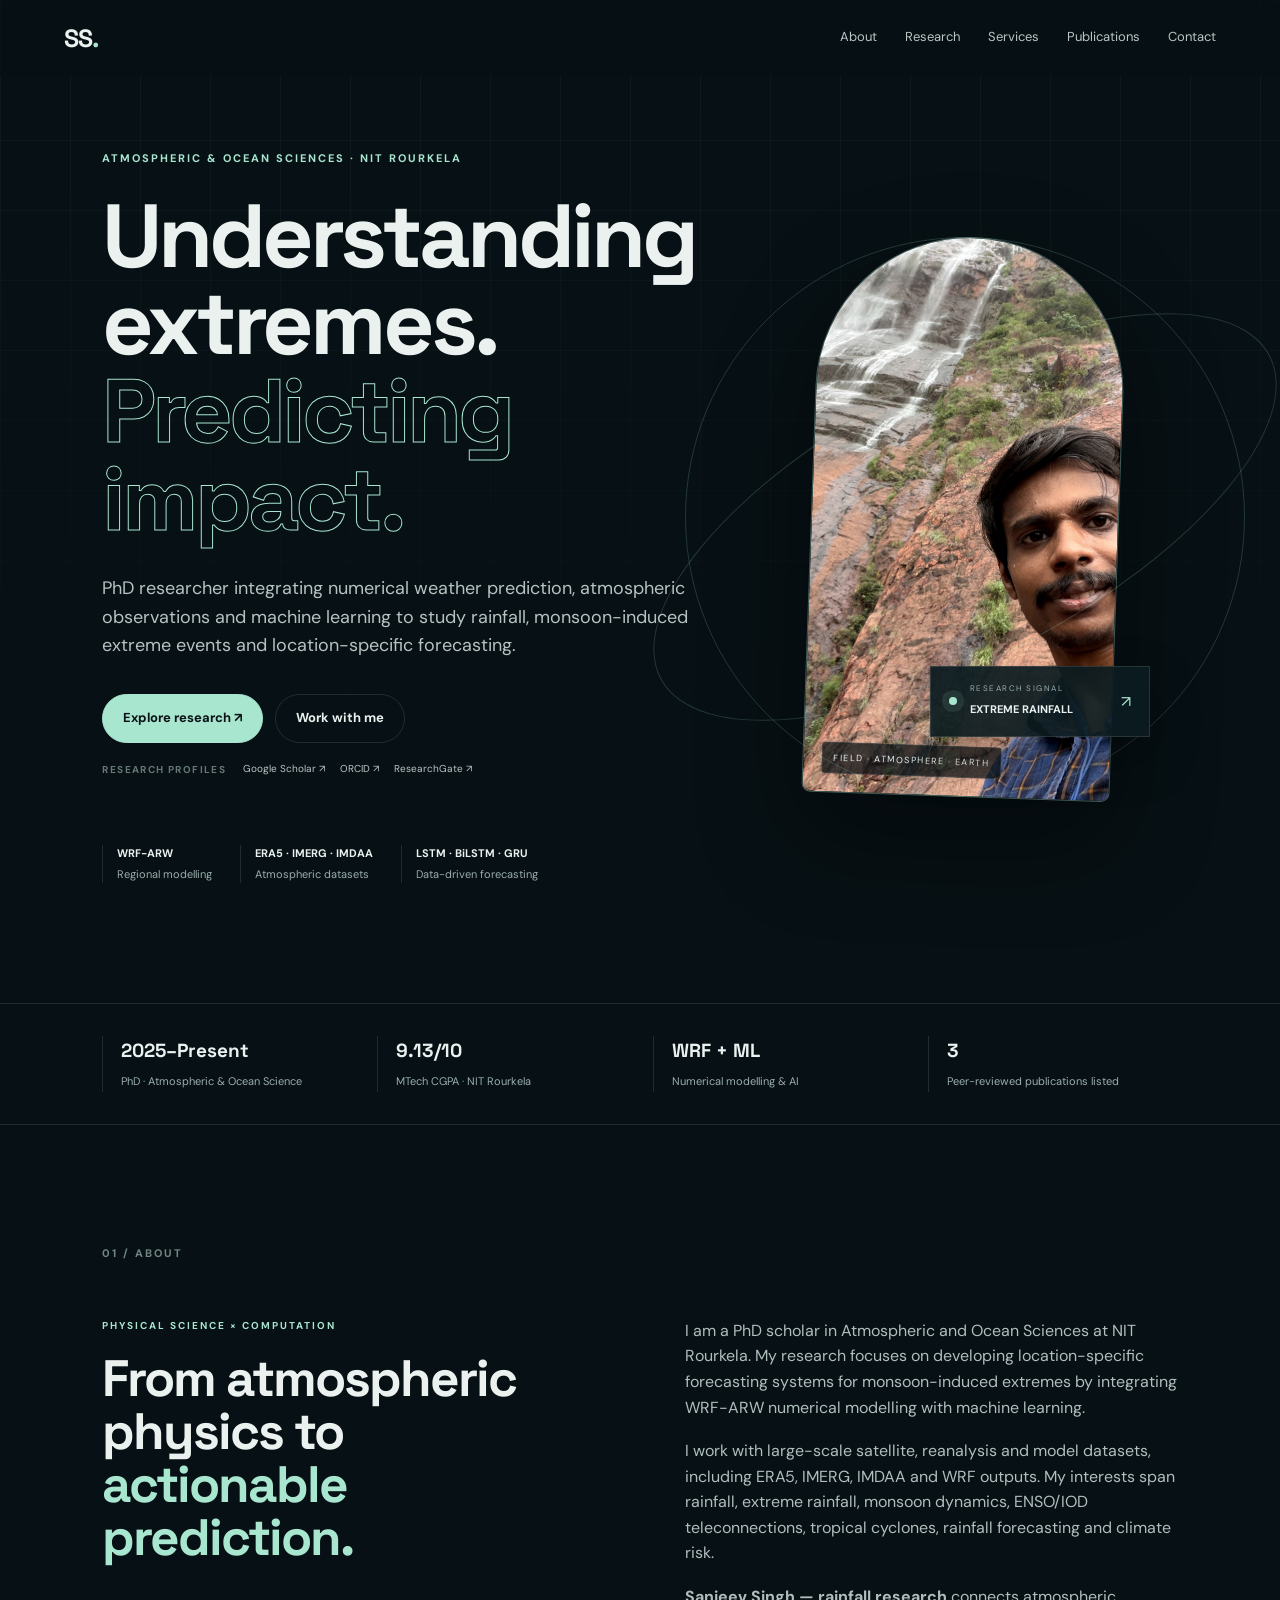
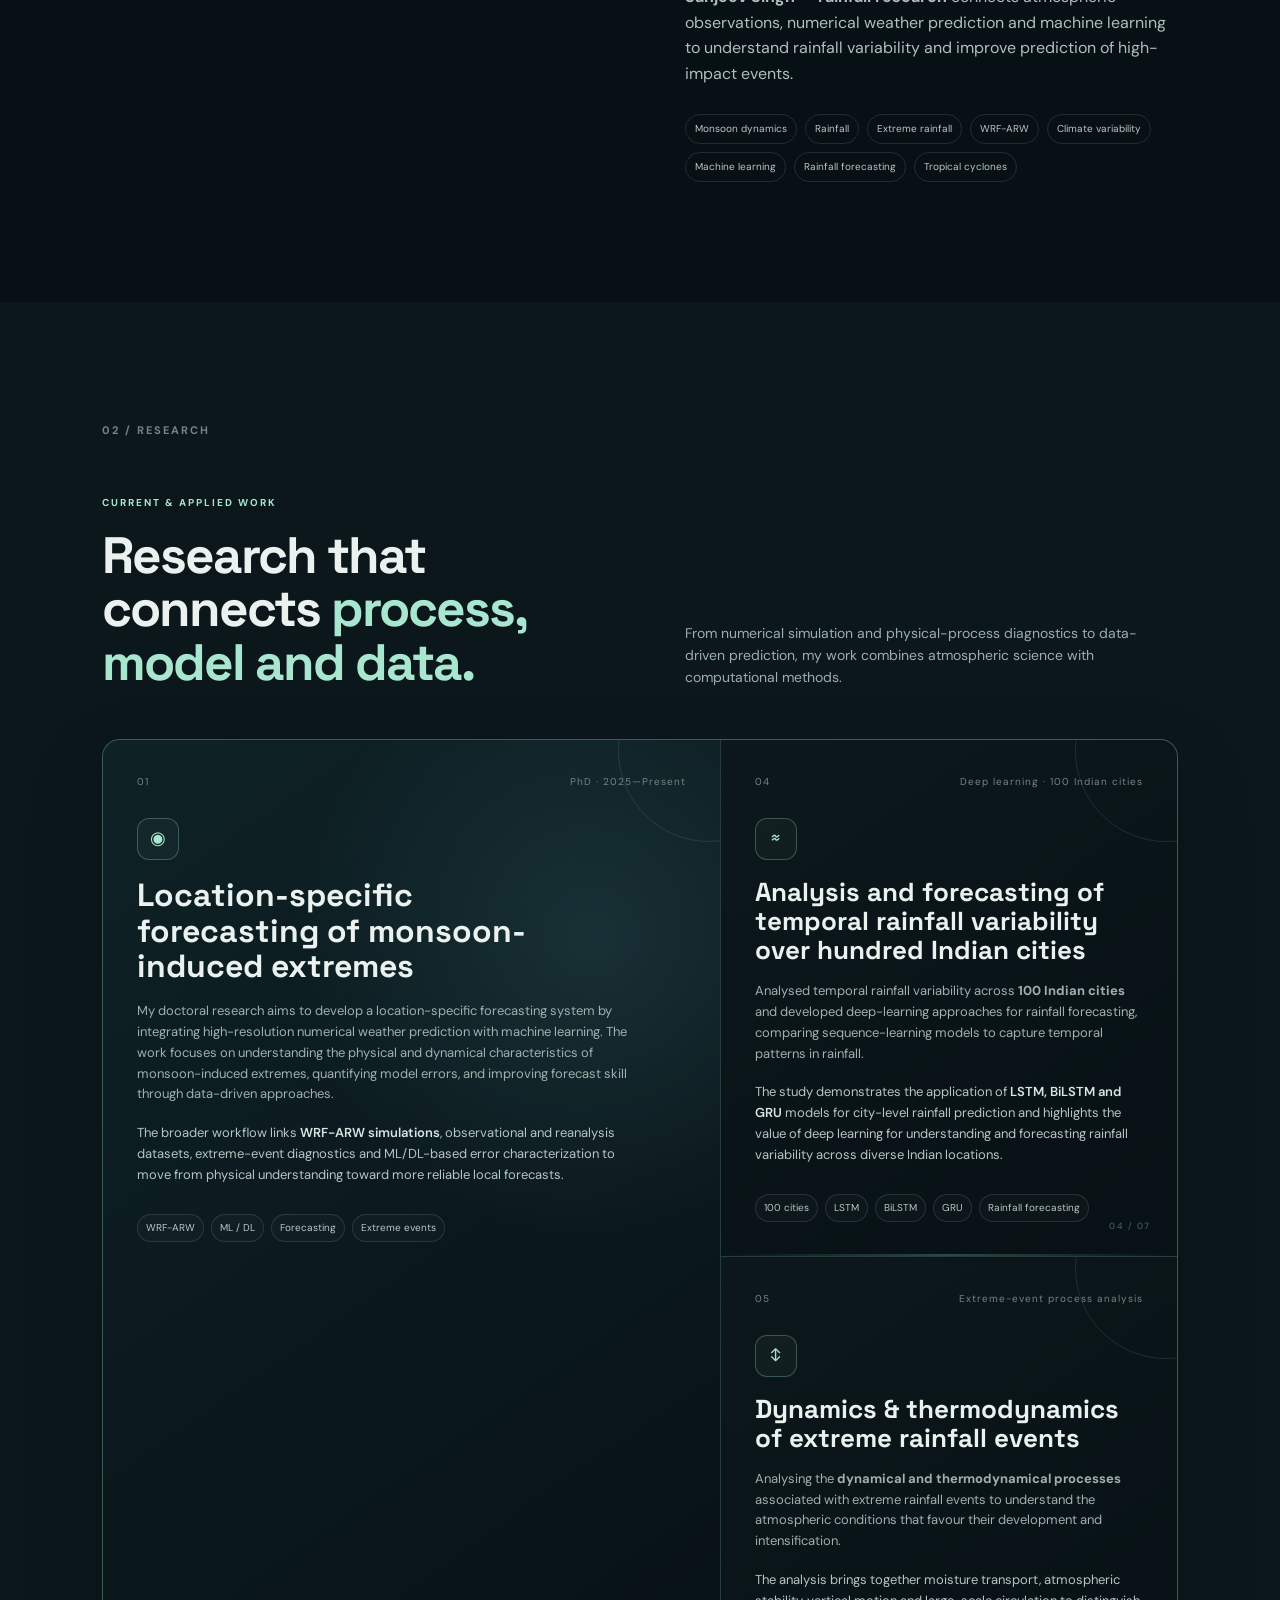
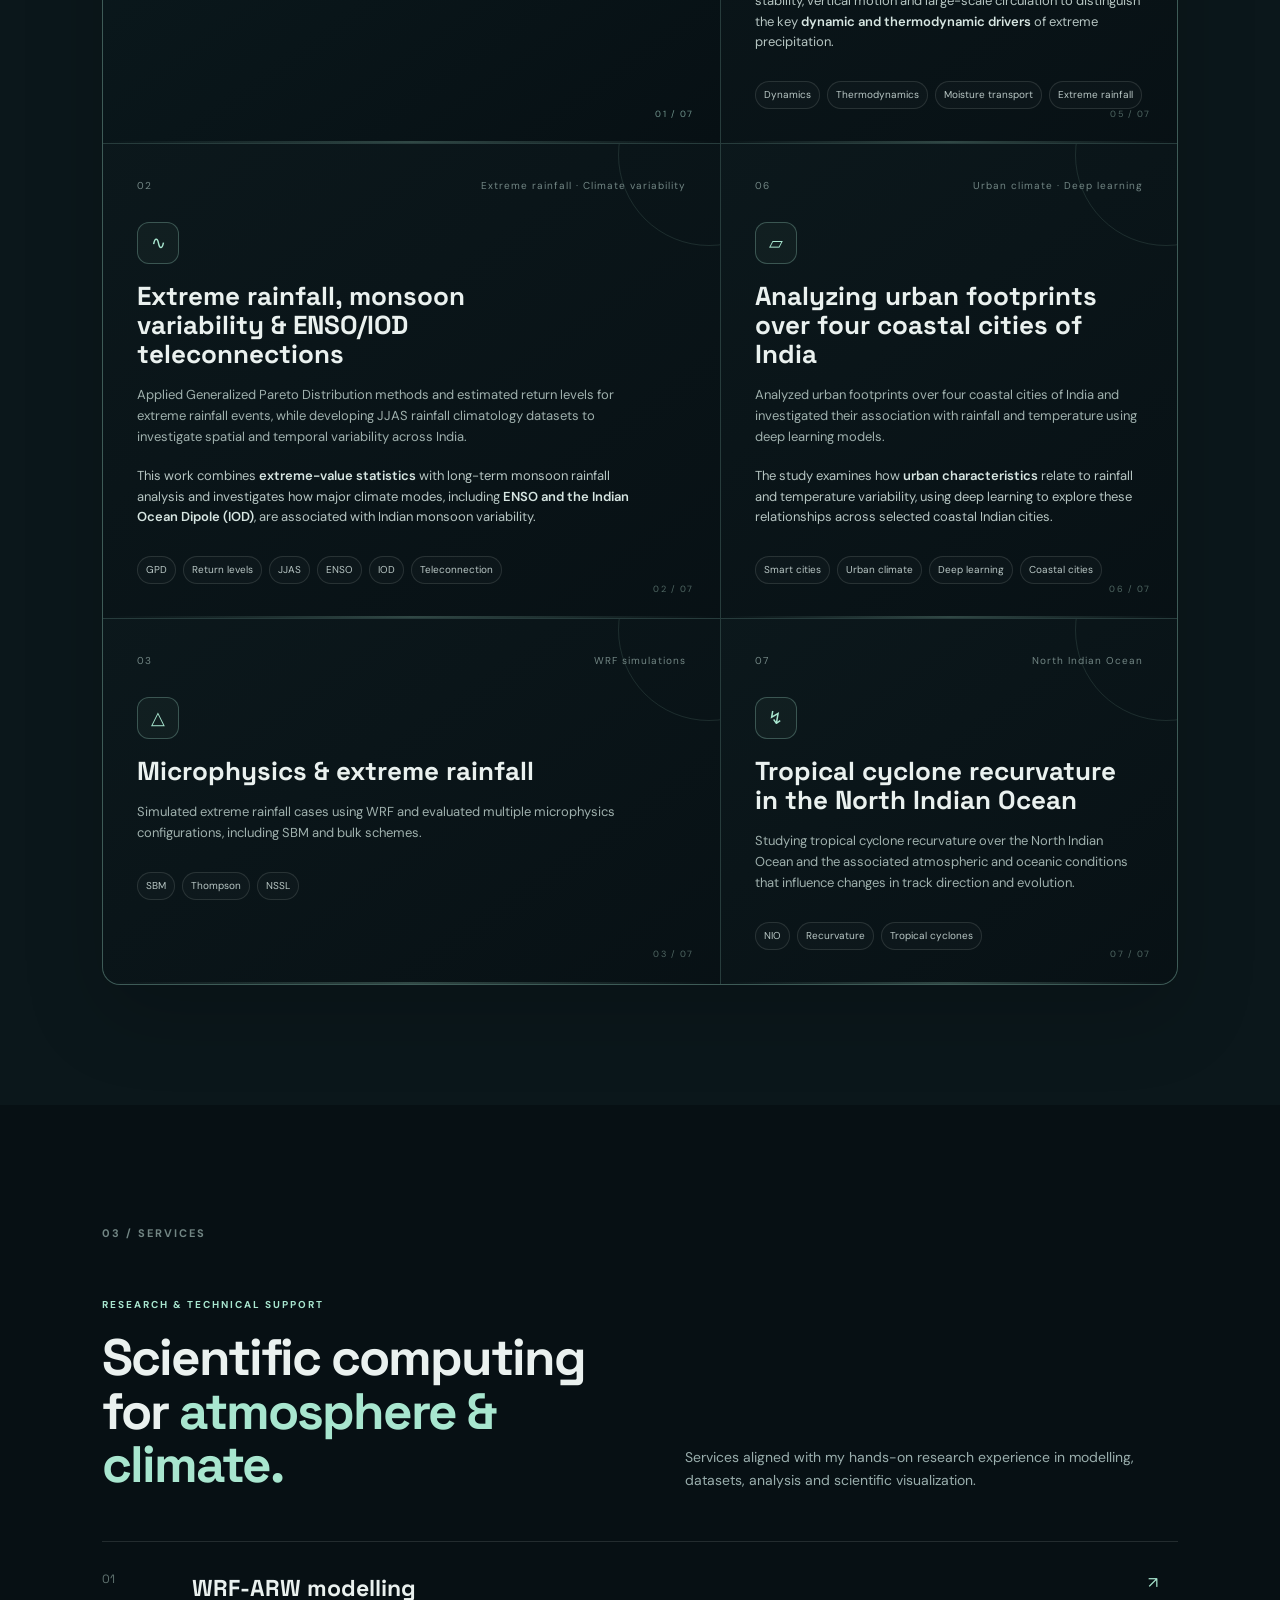
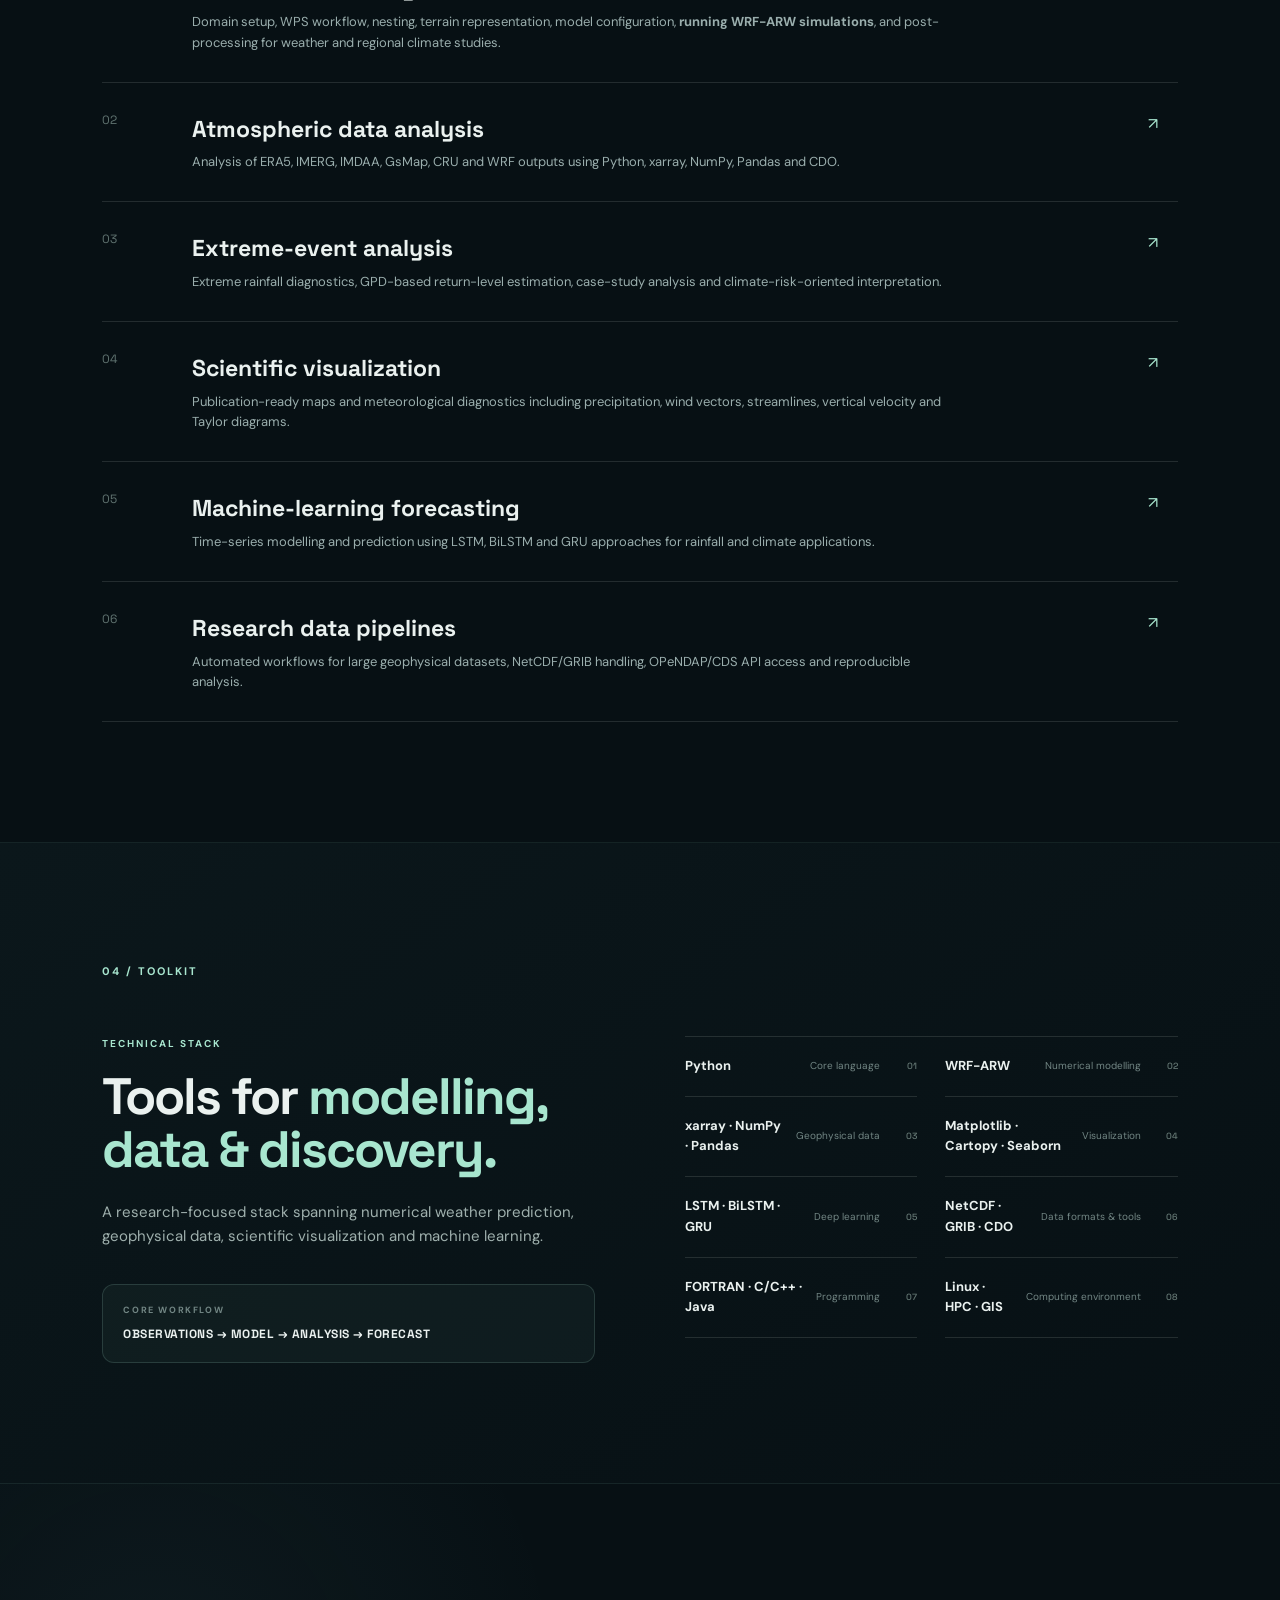
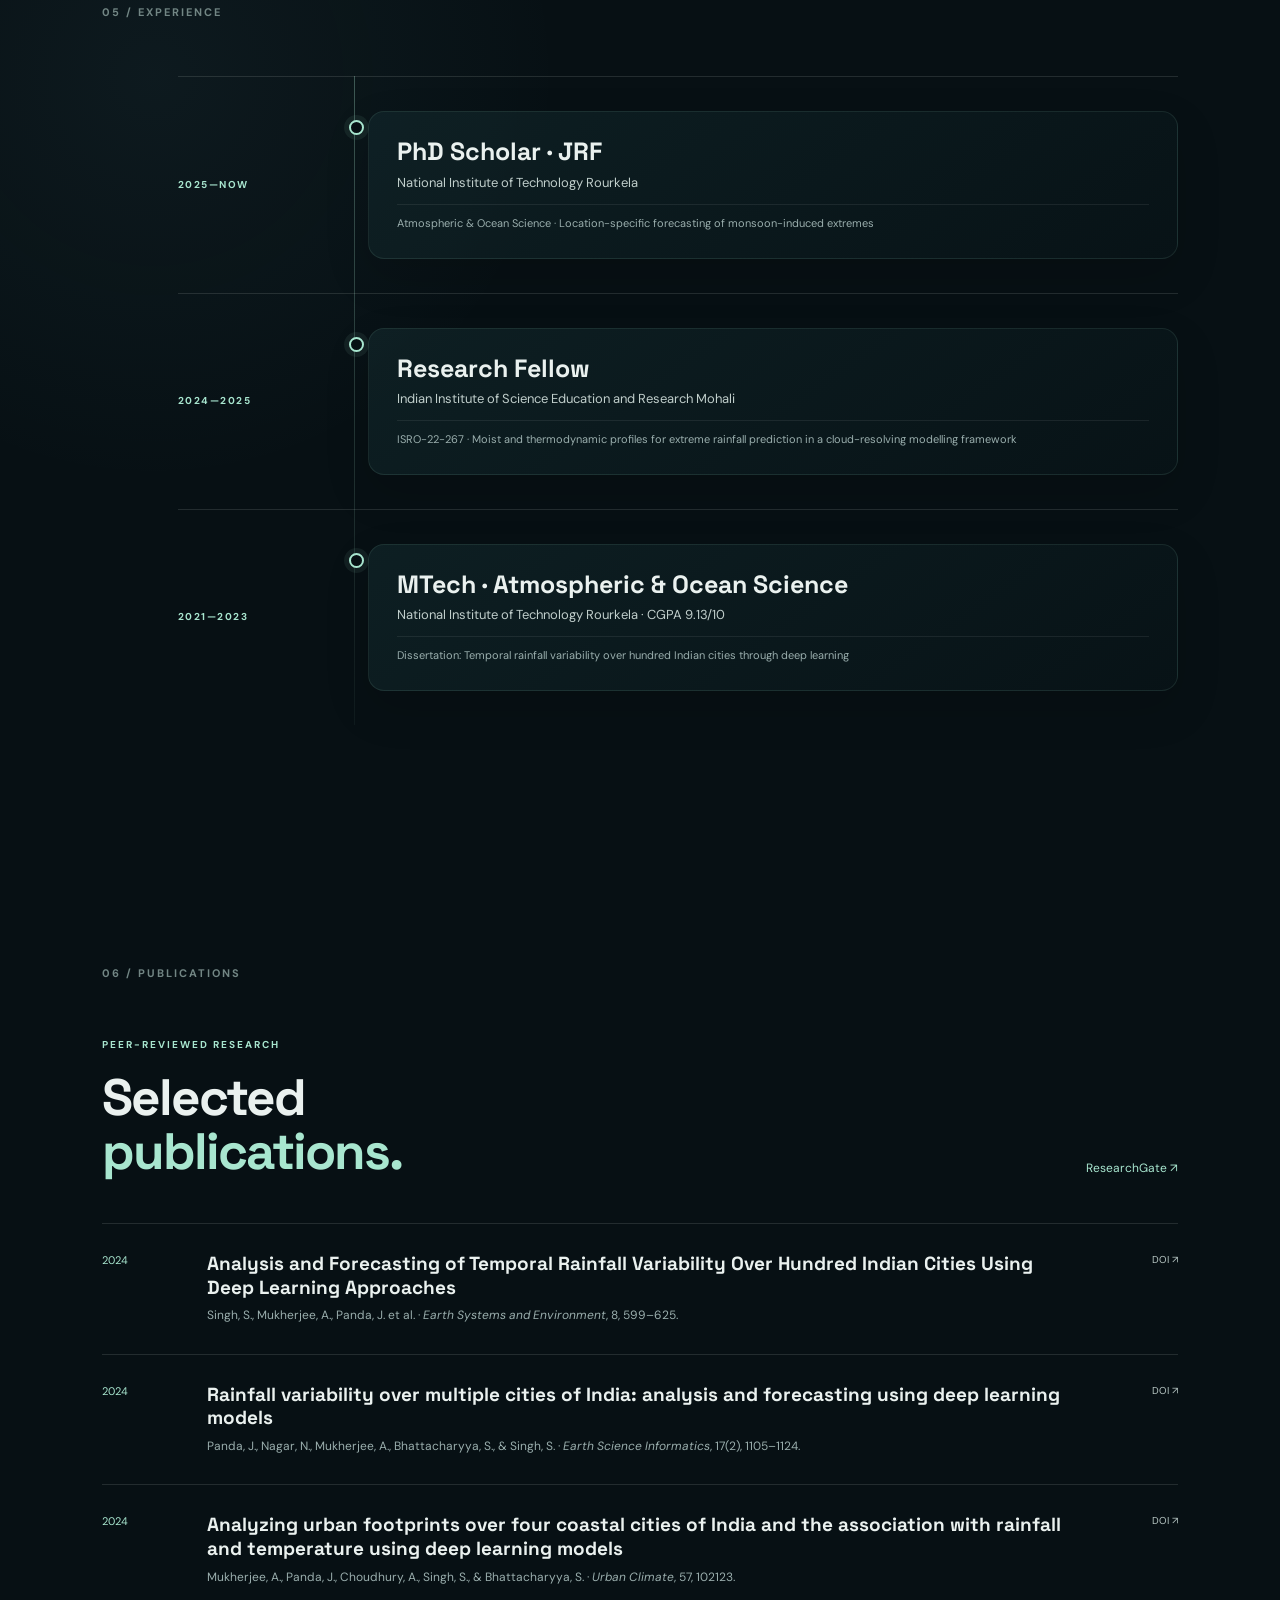
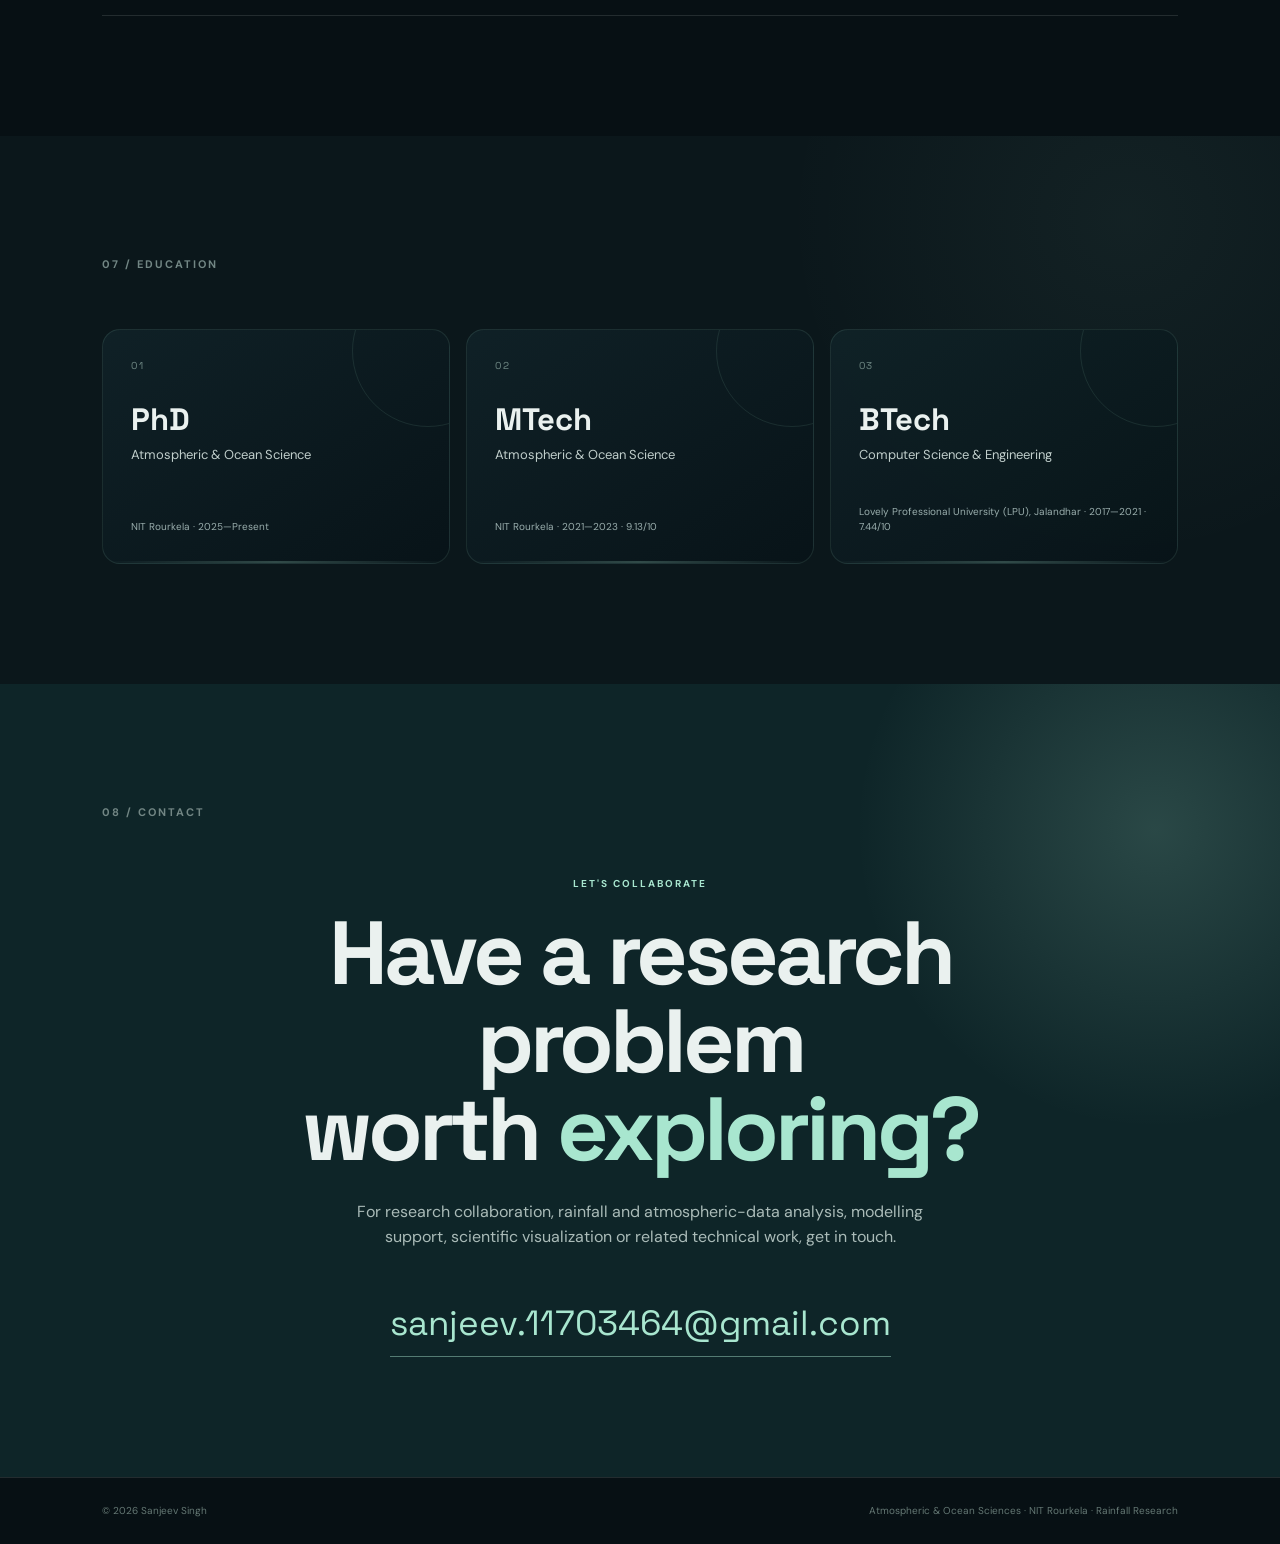
<file: index.html>
<!DOCTYPE html>
<html lang="en">
<head>
<meta charset="UTF-8">
<meta name="viewport" content="width=device-width, initial-scale=1.0">
<meta name="description" content="Sanjeev Singh is a PhD researcher in Atmospheric & Ocean Sciences at NIT Rourkela working on rainfall, extreme rainfall, Indian Summer Monsoon, WRF-ARW modelling, rainfall forecasting and machine learning.">
<meta name="keywords" content="Sanjeev Singh, Sanjeev Singh Rainfall, Sanjeev Singh Atmospheric & Ocean Sciences, Sanjeev Singh NIT Rourkela, Sanjeev Singh extreme rainfall, Sanjeev Singh WRF, Sanjeev Singh rainfall forecasting, Atmospheric and Ocean Sciences, NIT Rourkela, PhD researcher, extreme rainfall, Indian Summer Monsoon, WRF-ARW, numerical weather prediction, machine learning, deep learning, ENSO, IOD, tropical cyclones, Odisha, rainfall forecasting">
<meta name="author" content="Sanjeev Singh">
<meta name="robots" content="index, follow, max-image-preview:large">
<meta name="googlebot" content="index, follow, max-image-preview:large">
<meta name="google-site-verification" content="FwrLVjPH3M6NkDJmD4_m-_iITeqb4zPx40N45LccS70">
<link rel="canonical" href="https://sanjeevsingh-original.github.io/portfolio/">
<meta property="og:type" content="profile">
<meta property="og:title" content="Sanjeev Singh | Atmospheric & Ocean Sciences | Rainfall & WRF Research">
<meta property="og:description" content="Sanjeev Singh is a PhD researcher at NIT Rourkela working on rainfall, extreme rainfall, monsoon dynamics, WRF-ARW modelling and machine learning for location-specific forecasting.">
<meta property="og:url" content="https://sanjeevsingh-original.github.io/portfolio/">
<meta property="og:site_name" content="Sanjeev Singh — Research Portfolio">
<meta property="og:image" content="https://sanjeevsingh-original.github.io/portfolio/assets/profile.jpg">
<meta property="og:image:alt" content="Sanjeev Singh — Atmospheric & Ocean Sciences researcher">
<meta name="twitter:card" content="summary_large_image">
<meta name="twitter:title" content="Sanjeev Singh | Atmospheric & Ocean Sciences | Rainfall & WRF Research">
<meta name="twitter:description" content="Research portfolio covering rainfall, extreme rainfall, monsoon dynamics, WRF-ARW modelling and machine learning.">
<meta name="twitter:image" content="https://sanjeevsingh-original.github.io/portfolio/assets/profile.jpg">
<link rel="icon" href="assets/profile.jpg" type="image/jpeg">
<link rel="preconnect" href="https://fonts.googleapis.com">
<link rel="preconnect" href="https://fonts.gstatic.com" crossorigin>
<link href="https://fonts.googleapis.com/css2?family=DM+Sans:wght@400;500;600;700&family=Space+Grotesk:wght@500;600;700&display=swap" rel="stylesheet">
<link rel="stylesheet" href="styles.css">
<script type="application/ld+json">
{
  "@context":"https://schema.org",
  "@type":"WebSite",
  "name":"Sanjeev Singh — Research Portfolio",
  "alternateName":"Sanjeev Singh",
  "url":"https://sanjeevsingh-original.github.io/portfolio/",
  "description":"Research portfolio of Sanjeev Singh, a PhD researcher in Atmospheric & Ocean Sciences at NIT Rourkela working on rainfall, extreme rainfall, WRF-ARW modelling and rainfall forecasting."
}
</script>
<script type="application/ld+json">
{
  "@context":"https://schema.org",
  "@type":"Person",
  "name":"Sanjeev Singh",
  "url":"https://sanjeevsingh-original.github.io/portfolio/",
  "image":"https://sanjeevsingh-original.github.io/portfolio/assets/profile.jpg",
  "mainEntityOfPage":"https://sanjeevsingh-original.github.io/portfolio/",
  "jobTitle":"PhD Scholar / JRF",
  "description":"Atmospheric and Ocean Sciences researcher at NIT Rourkela working on rainfall, extreme rainfall, Indian Summer Monsoon variability, WRF-ARW numerical modelling and rainfall forecasting using machine learning.",
  "affiliation":{"@type":"CollegeOrUniversity","name":"National Institute of Technology Rourkela","url":"https://www.nitrkl.ac.in/"},
  "sameAs":[
    "https://scholar.google.com/citations?user=5njnkWgAAAAJ&hl=en",
    "https://orcid.org/0009-0000-6680-6531",
    "https://www.researchgate.net/profile/Sanjeev-Singh-92",
    "https://github.com/sanjeevsingh-original",
    "https://in.linkedin.com/in/sanjeev-singh-original"
  ],
  "knowsAbout":["Rainfall","Rainfall forecasting","Extreme rainfall","Indian Summer Monsoon","WRF-ARW","Numerical weather prediction","Machine learning","Deep learning","ENSO","Indian Ocean Dipole","Tropical cyclones","Climate risk","Atmospheric science"],
  "alumniOf":[
    {"@type":"CollegeOrUniversity","name":"National Institute of Technology Rourkela"},
    {"@type":"CollegeOrUniversity","name":"Lovely Professional University"}
  ]
}
</script>
<title>Sanjeev Singh | Atmospheric & Ocean Sciences | Rainfall & WRF Research</title>
</head>
<body><div class="progress" id="progress"></div><header class="site-header"><a class="brand" href="#home" aria-label="Sanjeev Singh home">SS<span>.</span></a><button class="menu-toggle" aria-label="Toggle navigation" aria-expanded="false">☰</button><nav class="nav" id="nav" aria-label="Primary navigation"><a href="#about">About</a><a href="#research">Research</a><a href="#services">Services</a><a href="#publications">Publications</a><a href="#contact">Contact</a></nav></header>
<main>
<section class="hero section" id="home"><div class="hero-grid"></div><div class="hero-copy reveal"><p class="eyebrow">ATMOSPHERIC & OCEAN SCIENCES · NIT ROURKELA</p><h1>Understanding extremes.<br><span>Predicting impact.</span></h1><p class="hero-text">PhD researcher integrating numerical weather prediction, atmospheric observations and machine learning to study rainfall, monsoon-induced extreme events and location-specific forecasting.</p><div class="hero-actions"><a class="btn primary" href="#research">Explore research <span>↗</span></a><a class="btn ghost" href="#contact">Work with me</a></div><div class="research-profiles"><span>RESEARCH PROFILES</span><a href="https://scholar.google.com/citations?user=5njnkWgAAAAJ&hl=en" target="_blank" rel="noopener">Google Scholar ↗</a><a href="https://orcid.org/0009-0000-6680-6531" target="_blank" rel="noopener">ORCID ↗</a><a href="https://www.researchgate.net/profile/Sanjeev-Singh-92" target="_blank" rel="noopener">ResearchGate ↗</a></div><div class="hero-meta"><div><strong>WRF-ARW</strong><span>Regional modelling</span></div><div><strong>ERA5 · IMERG · IMDAA</strong><span>Atmospheric datasets</span></div><div><strong>LSTM · BiLSTM · GRU</strong><span>Data-driven forecasting</span></div></div></div><div class="hero-visual reveal"><div class="photo-frame"><img src="assets/profile.jpg" alt="Sanjeev Singh, Atmospheric and Ocean Sciences researcher at NIT Rourkela working on rainfall and extreme rainfall forecasting" width="430" height="560" fetchpriority="high"><div class="photo-tag">FIELD · ATMOSPHERE · EARTH</div></div><div class="orbit orbit-one"></div><div class="orbit orbit-two"></div><div class="weather-card"><span class="pulse"></span><div><small>RESEARCH SIGNAL</small><strong>EXTREME RAINFALL</strong></div><span class="arrow">↗</span></div></div></section>
<section class="stats section reveal" aria-label="Research profile"><div><strong>2025–Present</strong><span>PhD · Atmospheric & Ocean Science</span></div><div><strong>9.13/10</strong><span>MTech CGPA · NIT Rourkela</span></div><div><strong>WRF + ML</strong><span>Numerical modelling & AI</span></div><div><strong>3</strong><span>Peer-reviewed publications listed</span></div></section>
<section class="section about" id="about"><div class="section-label">01 / ABOUT</div><div class="two-col"><div><p class="kicker">PHYSICAL SCIENCE × COMPUTATION</p><h2>From atmospheric physics to <em>actionable prediction.</em></h2></div><div class="about-copy"><p>I am a PhD scholar in Atmospheric and Ocean Sciences at NIT Rourkela. My research focuses on developing location-specific forecasting systems for monsoon-induced extremes by integrating WRF-ARW numerical modelling with machine learning.</p><p>I work with large-scale satellite, reanalysis and model datasets, including ERA5, IMERG, IMDAA and WRF outputs. My interests span rainfall, extreme rainfall, monsoon dynamics, ENSO/IOD teleconnections, tropical cyclones, rainfall forecasting and climate risk.</p><p><strong>Sanjeev Singh — rainfall research</strong> connects atmospheric observations, numerical weather prediction and machine learning to understand rainfall variability and improve prediction of high-impact events.</p><div class="tag-cloud"><span>Monsoon dynamics</span><span>Rainfall</span><span>Extreme rainfall</span><span>WRF-ARW</span><span>Climate variability</span><span>Machine learning</span><span>Rainfall forecasting</span><span>Tropical cyclones</span></div></div></div></section>
<section class="section research" id="research"><div class="section-label">02 / RESEARCH</div><div class="section-head"><div><p class="kicker">CURRENT & APPLIED WORK</p><h2>Research that connects <em>process, model and data.</em></h2></div><p>From numerical simulation and physical-process diagnostics to data-driven prediction, my work combines atmospheric science with computational methods.</p></div><div class="research-grid">
<article class="research-card featured"><div class="card-top"><span>01</span><span>PhD · 2025—Present</span></div><div class="research-icon">◉</div><h3>Location-specific forecasting of monsoon-induced extremes</h3><p>My doctoral research aims to develop a location-specific forecasting system by integrating high-resolution numerical weather prediction with machine learning. The work focuses on understanding the physical and dynamical characteristics of monsoon-induced extremes, quantifying model errors, and improving forecast skill through data-driven approaches.</p><p class="research-detail">The broader workflow links <strong>WRF-ARW simulations</strong>, observational and reanalysis datasets, extreme-event diagnostics and ML/DL-based error characterization to move from physical understanding toward more reliable local forecasts.</p><div class="card-tags"><span>WRF-ARW</span><span>ML / DL</span><span>Forecasting</span><span>Extreme events</span></div><div class="card-index">01 / 07</div></article>
<article class="research-card"><div class="card-top"><span>02</span><span>Extreme rainfall · Climate variability</span></div><div class="research-icon">∿</div><h3>Extreme rainfall, monsoon variability & ENSO/IOD teleconnections</h3><p>Applied Generalized Pareto Distribution methods and estimated return levels for extreme rainfall events, while developing JJAS rainfall climatology datasets to investigate spatial and temporal variability across India.</p><p class="research-detail">This work combines <strong>extreme-value statistics</strong> with long-term monsoon rainfall analysis and investigates how major climate modes, including <strong>ENSO and the Indian Ocean Dipole (IOD)</strong>, are associated with Indian monsoon variability.</p><div class="card-tags"><span>GPD</span><span>Return levels</span><span>JJAS</span><span>ENSO</span><span>IOD</span><span>Teleconnection</span></div><div class="card-index">02 / 07</div></article>
<article class="research-card"><div class="card-top"><span>03</span><span>WRF simulations</span></div><div class="research-icon">△</div><h3>Microphysics & extreme rainfall</h3><p>Simulated extreme rainfall cases using WRF and evaluated multiple microphysics configurations, including SBM and bulk schemes.</p><div class="card-tags"><span>SBM</span><span>Thompson</span><span>NSSL</span></div><div class="card-index">03 / 07</div></article>
<article class="research-card"><div class="card-top"><span>04</span><span>Deep learning · 100 Indian cities</span></div><div class="research-icon">≈</div><h3>Analysis and forecasting of temporal rainfall variability over hundred Indian cities</h3><p>Analysed temporal rainfall variability across <strong>100 Indian cities</strong> and developed deep-learning approaches for rainfall forecasting, comparing sequence-learning models to capture temporal patterns in rainfall.</p><p class="research-detail">The study demonstrates the application of <strong>LSTM, BiLSTM and GRU</strong> models for city-level rainfall prediction and highlights the value of deep learning for understanding and forecasting rainfall variability across diverse Indian locations.</p><div class="card-tags"><span>100 cities</span><span>LSTM</span><span>BiLSTM</span><span>GRU</span><span>Rainfall forecasting</span></div><div class="card-index">04 / 07</div></article>
<article class="research-card"><div class="card-top"><span>05</span><span>Extreme-event process analysis</span></div><div class="research-icon">↕</div><h3>Dynamics & thermodynamics of extreme rainfall events</h3><p>Analysing the <strong>dynamical and thermodynamical processes</strong> associated with extreme rainfall events to understand the atmospheric conditions that favour their development and intensification.</p><p class="research-detail">The analysis brings together moisture transport, atmospheric stability, vertical motion and large-scale circulation to distinguish the key <strong>dynamic and thermodynamic drivers</strong> of extreme precipitation.</p><div class="card-tags"><span>Dynamics</span><span>Thermodynamics</span><span>Moisture transport</span><span>Extreme rainfall</span></div><div class="card-index">05 / 07</div></article>
<article class="research-card"><div class="card-top"><span>06</span><span>Urban climate · Deep learning</span></div><div class="research-icon">▱</div><h3>Analyzing urban footprints over four coastal cities of India</h3><p>Analyzed urban footprints over four coastal cities of India and investigated their association with rainfall and temperature using deep learning models.</p><p class="research-detail">The study examines how <strong>urban characteristics</strong> relate to rainfall and temperature variability, using deep learning to explore these relationships across selected coastal Indian cities.</p><div class="card-tags"><span>Smart cities</span><span>Urban climate</span><span>Deep learning</span><span>Coastal cities</span></div><div class="card-index">06 / 07</div></article>
<article class="research-card"><div class="card-top"><span>07</span><span>North Indian Ocean</span></div><div class="research-icon">↯</div><h3>Tropical cyclone recurvature in the North Indian Ocean</h3><p>Studying tropical cyclone recurvature over the North Indian Ocean and the associated atmospheric and oceanic conditions that influence changes in track direction and evolution.</p><div class="card-tags"><span>NIO</span><span>Recurvature</span><span>Tropical cyclones</span></div><div class="card-index">07 / 07</div></article>
</div></section>
<section class="section services" id="services"><div class="section-label">03 / SERVICES</div><div class="section-head"><div><p class="kicker">RESEARCH & TECHNICAL SUPPORT</p><h2>Scientific computing for <em>atmosphere & climate.</em></h2></div><p>Services aligned with my hands-on research experience in modelling, datasets, analysis and scientific visualization.</p></div><div class="service-list"><article><span>01</span><div><h3>WRF-ARW modelling</h3><p>Domain setup, WPS workflow, nesting, terrain representation, model configuration, <strong>running WRF-ARW simulations</strong>, and post-processing for weather and regional climate studies.</p></div><b>↗</b></article><article><span>02</span><div><h3>Atmospheric data analysis</h3><p>Analysis of ERA5, IMERG, IMDAA, GsMap, CRU and WRF outputs using Python, xarray, NumPy, Pandas and CDO.</p></div><b>↗</b></article><article><span>03</span><div><h3>Extreme-event analysis</h3><p>Extreme rainfall diagnostics, GPD-based return-level estimation, case-study analysis and climate-risk-oriented interpretation.</p></div><b>↗</b></article><article><span>04</span><div><h3>Scientific visualization</h3><p>Publication-ready maps and meteorological diagnostics including precipitation, wind vectors, streamlines, vertical velocity and Taylor diagrams.</p></div><b>↗</b></article><article><span>05</span><div><h3>Machine-learning forecasting</h3><p>Time-series modelling and prediction using LSTM, BiLSTM and GRU approaches for rainfall and climate applications.</p></div><b>↗</b></article><article><span>06</span><div><h3>Research data pipelines</h3><p>Automated workflows for large geophysical datasets, NetCDF/GRIB handling, OPeNDAP/CDS API access and reproducible analysis.</p></div><b>↗</b></article></div></section>
<section class="section toolkit"><div class="section-label">04 / TOOLKIT</div><div class="toolkit-grid"><div><p class="kicker">TECHNICAL STACK</p><h2>Tools for <em>modelling, data & discovery.</em></h2><p class="toolkit-intro">A research-focused stack spanning numerical weather prediction, geophysical data, scientific visualization and machine learning.</p><div class="toolkit-note"><span>CORE WORKFLOW</span><strong>OBSERVATIONS → MODEL → ANALYSIS → FORECAST</strong></div></div><div class="skills"><div class="skill"><span>Python</span><small>Core language</small><b>01</b></div><div class="skill"><span>WRF-ARW</span><small>Numerical modelling</small><b>02</b></div><div class="skill"><span>xarray · NumPy · Pandas</span><small>Geophysical data</small><b>03</b></div><div class="skill"><span>Matplotlib · Cartopy · Seaborn</span><small>Visualization</small><b>04</b></div><div class="skill"><span>LSTM · BiLSTM · GRU</span><small>Deep learning</small><b>05</b></div><div class="skill"><span>NetCDF · GRIB · CDO</span><small>Data formats & tools</small><b>06</b></div><div class="skill"><span>FORTRAN · C/C++ · Java</span><small>Programming</small><b>07</b></div><div class="skill"><span>Linux · HPC · GIS</span><small>Computing environment</small><b>08</b></div></div></div></section>
<section class="section experience"><div class="section-label">05 / EXPERIENCE</div><div class="timeline"><div class="timeline-item"><span class="year">2025—NOW</span><div><h3>PhD Scholar · JRF</h3><p>National Institute of Technology Rourkela</p><small>Atmospheric & Ocean Science · Location-specific forecasting of monsoon-induced extremes</small></div></div><div class="timeline-item"><span class="year">2024—2025</span><div><h3>Research Fellow</h3><p>Indian Institute of Science Education and Research Mohali</p><small>ISRO-22-267 · Moist and thermodynamic profiles for extreme rainfall prediction in a cloud-resolving modelling framework</small></div></div><div class="timeline-item"><span class="year">2021—2023</span><div><h3>MTech · Atmospheric & Ocean Science</h3><p>National Institute of Technology Rourkela · CGPA 9.13/10</p><small>Dissertation: Temporal rainfall variability over hundred Indian cities through deep learning</small></div></div></div></section>
<section class="section publications" id="publications"><div class="section-label">06 / PUBLICATIONS</div><div class="pub-head"><div><p class="kicker">PEER-REVIEWED RESEARCH</p><h2>Selected <em>publications.</em></h2></div><a class="text-link" href="https://www.researchgate.net/profile/Sanjeev-Singh-92" target="_blank" rel="noopener">ResearchGate ↗</a></div><div class="pub-list"><article class="pub"><span>2024</span><div><h3>Analysis and Forecasting of Temporal Rainfall Variability Over Hundred Indian Cities Using Deep Learning Approaches</h3><p>Singh, S., Mukherjee, A., Panda, J. et al. · <i>Earth Systems and Environment</i>, 8, 599–625.</p></div><a href="https://doi.org/10.1007/s41748-024-00396-y" target="_blank" rel="noopener">DOI ↗</a></article><article class="pub"><span>2024</span><div><h3>Rainfall variability over multiple cities of India: analysis and forecasting using deep learning models</h3><p>Panda, J., Nagar, N., Mukherjee, A., Bhattacharyya, S., & Singh, S. · <i>Earth Science Informatics</i>, 17(2), 1105–1124.</p></div><a href="https://doi.org/10.1007/s12145-024-01238-1" target="_blank" rel="noopener">DOI ↗</a></article><article class="pub"><span>2024</span><div><h3>Analyzing urban footprints over four coastal cities of India and the association with rainfall and temperature using deep learning models</h3><p>Mukherjee, A., Panda, J., Choudhury, A., Singh, S., & Bhattacharyya, S. · <i>Urban Climate</i>, 57, 102123.</p></div><a href="https://doi.org/10.1016/j.uclim.2024.102123" target="_blank" rel="noopener">DOI ↗</a></article></div></section>
<section class="section education"><div class="section-label">07 / EDUCATION</div><div class="edu-grid"><div><span>01</span><h3>PhD</h3><p>Atmospheric & Ocean Science</p><small>NIT Rourkela · 2025—Present</small></div><div><span>02</span><h3>MTech</h3><p>Atmospheric & Ocean Science</p><small>NIT Rourkela · 2021—2023 · 9.13/10</small></div><div><span>03</span><h3>BTech</h3><p>Computer Science & Engineering</p><small>Lovely Professional University (LPU), Jalandhar · 2017—2021 · 7.44/10</small></div></div></section>
<section class="contact section" id="contact"><div class="contact-glow"></div><div class="section-label">08 / CONTACT</div><div class="contact-inner"><p class="kicker">LET'S COLLABORATE</p><h2>Have a research problem<br>worth <em>exploring?</em></h2><p>For research collaboration, rainfall and atmospheric-data analysis, modelling support, scientific visualization or related technical work, get in touch.</p><a class="email" href="mailto:sanjeev.11703464@gmail.com">sanjeev.11703464@gmail.com</a></div></section>
</main><footer><span>© <span id="year"></span> Sanjeev Singh</span><span>Atmospheric & Ocean Sciences · NIT Rourkela · Rainfall Research</span></footer><script src="script.js"></script></body></html>
</file>
<file: styles.css>
*{box-sizing:border-box;margin:0;padding:0}:root{--bg:#071014;--bg2:#0b171b;--ink:#eaf1ef;--muted:#9aaead;--line:rgba(234,241,239,.12);--accent:#a8e6cf;--accent2:#75c7d7;--paper:#f1f4f0;--dark:#0a1215}html{scroll-behavior:smooth}body{font-family:"DM Sans",sans-serif;background:var(--bg);color:var(--ink);line-height:1.6;overflow-x:hidden}a{color:inherit;text-decoration:none}.progress{position:fixed;z-index:1000;top:0;left:0;height:3px;width:0;background:linear-gradient(90deg,var(--accent),var(--accent2))}.site-header{height:76px;position:fixed;z-index:100;top:0;left:0;right:0;display:flex;align-items:center;justify-content:space-between;padding:0 5vw;border-bottom:1px solid transparent;background:rgba(7,16,20,.6);backdrop-filter:blur(18px)}.brand{font-family:"Space Grotesk";font-weight:700;font-size:25px;letter-spacing:-1px}.brand span{color:var(--accent)}.nav{display:flex;gap:28px;font-size:13px;color:#b9c7c5}.nav a{transition:.2s}.nav a:hover{color:var(--accent)}.menu-toggle{display:none;background:none;border:0;color:var(--ink);font-size:25px}.section{padding:120px 8vw;position:relative}.hero{min-height:100vh;padding-top:150px;display:grid;grid-template-columns:1.05fr .95fr;align-items:center;gap:6vw;overflow:hidden}.hero-grid{position:absolute;inset:0;background-image:linear-gradient(rgba(168,230,207,.05) 1px,transparent 1px),linear-gradient(90deg,rgba(168,230,207,.05) 1px,transparent 1px);background-size:70px 70px;mask-image:linear-gradient(to bottom,black,transparent 85%);pointer-events:none}.hero-copy{position:relative;z-index:2}.eyebrow,.kicker,.section-label{font-size:11px;letter-spacing:2px;font-weight:700;color:var(--accent)}.eyebrow{margin-bottom:25px}.hero h1{font-family:"Space Grotesk";font-size:clamp(50px,7vw,96px);line-height:.98;letter-spacing:-4px;max-width:900px}.hero h1 span{color:transparent;-webkit-text-stroke:1px var(--accent)}.hero-text{font-size:18px;color:#b5c3c1;max-width:650px;margin:30px 0 34px}.hero-actions{display:flex;gap:12px;flex-wrap:wrap}.btn{padding:13px 20px;border:1px solid var(--line);border-radius:999px;font-weight:700;font-size:13px;transition:transform .2s ease,box-shadow .2s ease,border-color .2s ease}.btn.primary{background:var(--accent);color:var(--dark);border-color:var(--accent)}.btn:hover{transform:translateY(-2px)}.btn.primary:hover{box-shadow:0 10px 30px rgba(168,230,207,.18)}.btn.ghost:hover{border-color:var(--accent);color:var(--accent)}.hero-meta{display:flex;gap:28px;margin-top:65px;flex-wrap:wrap}.hero-meta div{border-left:1px solid var(--line);padding-left:14px}.hero-meta strong,.hero-meta span{display:block}.hero-meta strong{font-size:11px}.hero-meta span{font-size:11px;color:var(--muted);margin-top:3px}.hero-visual{position:relative;min-height:600px;display:flex;align-items:center;justify-content:center}.photo-frame{width:min(430px,80%);height:560px;position:relative;overflow:hidden;border-radius:210px 210px 12px 12px;border:1px solid rgba(168,230,207,.35);box-shadow:0 40px 100px rgba(0,0,0,.4);transform:rotate(2deg);transition:transform .5s ease,box-shadow .5s ease}.photo-frame:hover{transform:rotate(0deg) translateY(-6px);box-shadow:0 50px 120px rgba(0,0,0,.5)}.photo-frame img{width:100%;height:100%;object-fit:cover;object-position:55% center;filter:saturate(.82) contrast(1.05)}.photo-tag{position:absolute;bottom:18px;left:18px;background:rgba(7,16,20,.72);border:1px solid rgba(255,255,255,.14);padding:8px 11px;border-radius:4px;font-size:9px;letter-spacing:1.5px}.orbit{position:absolute;border:1px solid rgba(168,230,207,.18);border-radius:50%;pointer-events:none}.orbit-one{width:560px;height:560px}.orbit-two{width:690px;height:280px;transform:rotate(-28deg)}.weather-card{position:absolute;bottom:80px;right:2%;background:rgba(12,28,32,.92);border:1px solid var(--line);padding:15px 18px;display:flex;align-items:center;gap:13px;min-width:220px;box-shadow:0 20px 50px rgba(0,0,0,.3);transition:transform .3s ease,border-color .3s ease}.weather-card:hover{transform:translateY(-4px);border-color:rgba(168,230,207,.35)}.weather-card small{display:block;color:var(--muted);font-size:8px;letter-spacing:1.5px}.weather-card strong{font-size:11px}.arrow{color:var(--accent);margin-left:auto}.pulse{width:8px;height:8px;background:var(--accent);border-radius:50%;box-shadow:0 0 0 7px rgba(168,230,207,.1)}.research-profiles{display:flex;align-items:center;gap:15px;flex-wrap:wrap;margin-top:18px;font-size:10px}.research-profiles>span{color:#657874;letter-spacing:1.4px;font-weight:700;margin-right:2px}.research-profiles a{color:#b9c7c5;border-bottom:1px solid transparent;padding-bottom:2px;transition:color .2s,border-color .2s}.research-profiles a:hover{color:var(--accent);border-color:rgba(168,230,207,.4)}.stats{padding-top:32px;padding-bottom:32px;border-top:1px solid var(--line);border-bottom:1px solid var(--line);display:grid;grid-template-columns:repeat(4,1fr);gap:25px}.stats div{border-left:1px solid var(--line);padding-left:18px}.stats strong{font-family:"Space Grotesk";font-size:19px;display:block}.stats span{font-size:11px;color:var(--muted)}.section-label{margin-bottom:55px;color:#728684}.two-col,.section-head,.toolkit-grid,.pub-head{display:grid;grid-template-columns:1fr 1fr;gap:7vw}.kicker{margin-bottom:18px;font-size:10px}.about h2,.section-head h2,.toolkit h2,.pub-head h2{font-family:"Space Grotesk";font-size:clamp(34px,4vw,58px);line-height:1.04;letter-spacing:-2px}.about h2 em,.section-head h2 em,.toolkit h2 em,.pub-head h2 em,.contact h2 em{font-style:normal;color:var(--accent)}.about-copy{color:#afbfbc;font-size:16px}.about-copy p+p{margin-top:18px}.tag-cloud{display:flex;gap:8px;flex-wrap:wrap;margin-top:28px}.tag-cloud span,.card-tags span{border:1px solid var(--line);padding:6px 9px;border-radius:999px;font-size:10px;color:#b9c7c5}.research{background:var(--bg2)}.section-head{align-items:end;margin-bottom:50px}.section-head>p{color:var(--muted);max-width:470px;font-size:14px}.research-grid{display:grid;grid-template-columns:1.15fr .85fr;grid-template-rows:repeat(4,minmax(300px,auto));grid-auto-flow:column;gap:1px;background:rgba(168,230,207,.18);border:1px solid rgba(168,230,207,.18);border-radius:18px;overflow:hidden;box-shadow:0 30px 80px rgba(0,0,0,.18)}.research-card{position:relative;background:linear-gradient(145deg,rgba(11,23,27,.98),rgba(7,16,20,.98));padding:34px;min-height:300px;overflow:hidden;transition:transform .35s ease,background .35s ease,box-shadow .35s ease}.research-card::before{content:"";position:absolute;width:180px;height:180px;right:-80px;top:-80px;border:1px solid rgba(168,230,207,.12);border-radius:50%;transition:transform .5s ease,border-color .35s ease}.research-card::after{content:"";position:absolute;inset:auto 0 0 0;height:2px;background:linear-gradient(90deg,transparent,var(--accent),transparent);opacity:.25;transition:opacity .35s ease}.research-card:hover{transform:translateY(-6px);background:linear-gradient(145deg,#10262a,#0b191d);box-shadow:0 25px 60px rgba(0,0,0,.28)}.research-card:hover::before{transform:scale(1.45);border-color:rgba(168,230,207,.25)}.research-card:hover::after{opacity:.7}.research-card.featured{grid-row:span 2;min-height:100%;background:radial-gradient(circle at 80% 20%,rgba(117,199,215,.12),transparent 32%),linear-gradient(145deg,#0e2226,#071014)}.card-top{display:flex;justify-content:space-between;color:#728684;font-size:10px;letter-spacing:1px;position:relative;z-index:2}.research-icon{margin-top:28px;width:42px;height:42px;border:1px solid rgba(168,230,207,.28);border-radius:12px;display:grid;place-items:center;color:var(--accent);font-family:"Space Grotesk";font-size:18px;background:rgba(168,230,207,.04);position:relative;z-index:2}.research-card h3{font-family:"Space Grotesk";font-size:26px;line-height:1.12;margin:18px 0 16px;max-width:450px;position:relative;z-index:2}.research-card.featured h3{font-size:32px}.research-card p{color:#9fb0ad;font-size:13px;max-width:500px;position:relative;z-index:2}.research-card .research-detail{margin-top:18px;color:#b6c5c2}.research-card .research-detail strong{color:#d7e6e2;font-weight:600}.card-tags{display:flex;gap:7px;flex-wrap:wrap;margin-top:28px;position:relative;z-index:2}.card-tags span{padding:5px 8px;background:rgba(255,255,255,.02)}.card-index{position:absolute;right:26px;bottom:22px;color:#506763;font-size:9px;letter-spacing:1.5px}.research-card.featured .card-index{color:#6f938b}.service-list{border-top:1px solid var(--line)}.service-list article{display:grid;grid-template-columns:70px 1fr 30px;gap:20px;padding:28px 0;border-bottom:1px solid var(--line);align-items:start;transition:.25s}.service-list article:hover{padding-left:12px}.service-list article>span{font-family:"Space Grotesk";color:#617471;font-size:12px}.service-list h3{font-family:"Space Grotesk";font-size:23px}.service-list p{color:var(--muted);font-size:13px;max-width:760px;margin-top:5px}.service-list b{color:var(--accent);font-weight:400}.toolkit{background:var(--paper);color:var(--dark)}.toolkit .section-label,.toolkit .kicker{color:#50766c}.toolkit-grid{align-items:start}.toolkit-intro{max-width:520px;margin-top:24px;color:#50625f;font-size:15px}.toolkit-note{margin-top:36px;border:1px solid rgba(10,18,21,.16);padding:18px 20px;border-radius:12px;background:rgba(255,255,255,.42);max-width:520px}.toolkit-note span{display:block;color:#6b7b78;font-size:9px;letter-spacing:1.6px;font-weight:700}.toolkit-note strong{display:block;margin-top:7px;font-family:"Space Grotesk";font-size:12px;letter-spacing:.5px}.skills{display:grid;grid-template-columns:1fr 1fr;gap:0 28px;border-top:1px solid rgba(10,18,21,.14)}.skill{position:relative;padding:19px 0;border-bottom:1px solid rgba(10,18,21,.14);display:grid;grid-template-columns:1fr auto 25px;align-items:center;gap:12px;transition:padding .25s ease,background .25s ease}.skill:hover{padding-left:10px;padding-right:6px;background:rgba(10,18,21,.04)}.skill span{font-weight:700;font-size:13px}.skill small{color:#6b7b78;font-size:10px}.skill b{font-family:"Space Grotesk";font-size:9px;color:#879591;font-weight:500;text-align:right}.skill::before{content:"";position:absolute;left:0;bottom:-1px;width:0;height:1px;background:#50766c;transition:width .35s ease}.skill:hover::before{width:55%}.experience{background:var(--bg)}.timeline{max-width:1000px;margin-left:auto}.timeline-item{display:grid;grid-template-columns:160px 1fr;gap:30px;border-top:1px solid var(--line);padding:30px 0}.year{color:var(--accent);font-size:10px;letter-spacing:1.5px;font-weight:700}.timeline-item h3{font-family:"Space Grotesk";font-size:25px}.timeline-item p{font-size:13px;color:#c0cecb}.timeline-item small{display:block;color:var(--muted);font-size:12px;margin-top:7px}.pub-head{align-items:end;margin-bottom:45px}.text-link{justify-self:end;color:var(--accent);font-size:12px}.pub-list{border-top:1px solid var(--line)}.pub{display:grid;grid-template-columns:80px 1fr 70px;gap:25px;padding:28px 0;border-bottom:1px solid var(--line);align-items:start;transition:padding .25s ease,background .25s ease}.pub:hover{padding-left:10px;background:rgba(168,230,207,.025)}.pub>span{color:var(--accent);font-size:11px}.pub h3{font-family:"Space Grotesk";font-size:19px;line-height:1.25}.pub p{font-size:12px;color:var(--muted);margin-top:7px}.pub>a{font-size:10px;color:#b8c7c4;text-align:right}.pub>a:hover{color:var(--accent)}.education{background:var(--bg2)}.edu-grid{display:grid;grid-template-columns:repeat(3,1fr);gap:1px;background:var(--line)}.edu-grid>div{background:var(--bg2);padding:30px;min-height:200px;transition:background .25s ease}.edu-grid>div:hover{background:#102126}.edu-grid span{color:#657874;font-size:10px}.edu-grid h3{font-family:"Space Grotesk";font-size:30px;margin-top:30px}.edu-grid p{font-size:13px}.edu-grid small{color:var(--muted);font-size:10px}.contact{background:#0e2528;min-height:650px;display:flex;flex-direction:column;overflow:hidden}.contact-glow{position:absolute;width:650px;height:650px;border-radius:50%;right:-200px;top:-180px;background:radial-gradient(circle,rgba(168,230,207,.18),transparent 65%);pointer-events:none}.contact-inner{max-width:850px;margin:auto;text-align:center;position:relative}.contact h2{font-family:"Space Grotesk";font-size:clamp(48px,7vw,90px);line-height:.98;letter-spacing:-4px}.contact-inner>p:not(.kicker){color:#aabbb8;max-width:600px;margin:25px auto}.email{display:inline-block;font-family:"Space Grotesk";font-size:clamp(20px,3vw,35px);border-bottom:1px solid rgba(168,230,207,.45);padding-bottom:5px;color:var(--accent);margin-top:20px}footer{padding:25px 8vw;display:flex;justify-content:space-between;border-top:1px solid var(--line);color:#657874;font-size:10px}.reveal{opacity:1!important;transform:none!important}@media(max-width:900px){.hero{grid-template-columns:1fr;padding-top:110px;min-height:auto;display:block}.hero-copy{padding-bottom:40px}.hero-visual{min-height:520px}.research-grid{grid-template-columns:1fr;grid-template-rows:none;grid-auto-flow:row}.research-card.featured{grid-row:span 1}.two-col,.section-head,.toolkit-grid,.pub-head{grid-template-columns:1fr;gap:35px}.stats{grid-template-columns:1fr 1fr}.edu-grid{grid-template-columns:1fr}.skills{grid-template-columns:1fr}.pub{grid-template-columns:60px 1fr}.pub>a{grid-column:2;text-align:left}.nav{display:none}.menu-toggle{display:block}.nav.open{display:flex;position:absolute;top:76px;left:0;right:0;padding:20px 8vw;flex-direction:column;background:rgba(7,16,20,.97);border-bottom:1px solid var(--line)}}@media(max-width:600px){.section{padding:90px 6vw}.hero{padding-top:105px}.hero h1{font-size:48px;letter-spacing:-2.5px}.hero-meta{margin-top:40px;gap:18px}.hero-visual{min-height:430px}.photo-frame{height:420px;width:75%}.orbit-one{width:430px;height:430px}.orbit-two{width:500px;height:220px}.weather-card{bottom:25px;right:0}.stats{grid-template-columns:1fr 1fr;gap:16px}.stats div{padding-left:12px}.research-card{padding:25px}.research-card.featured h3{font-size:27px}.timeline-item{grid-template-columns:1fr;gap:8px}.contact h2{letter-spacing:-2px}footer{flex-direction:column;gap:8px}}
</file>
